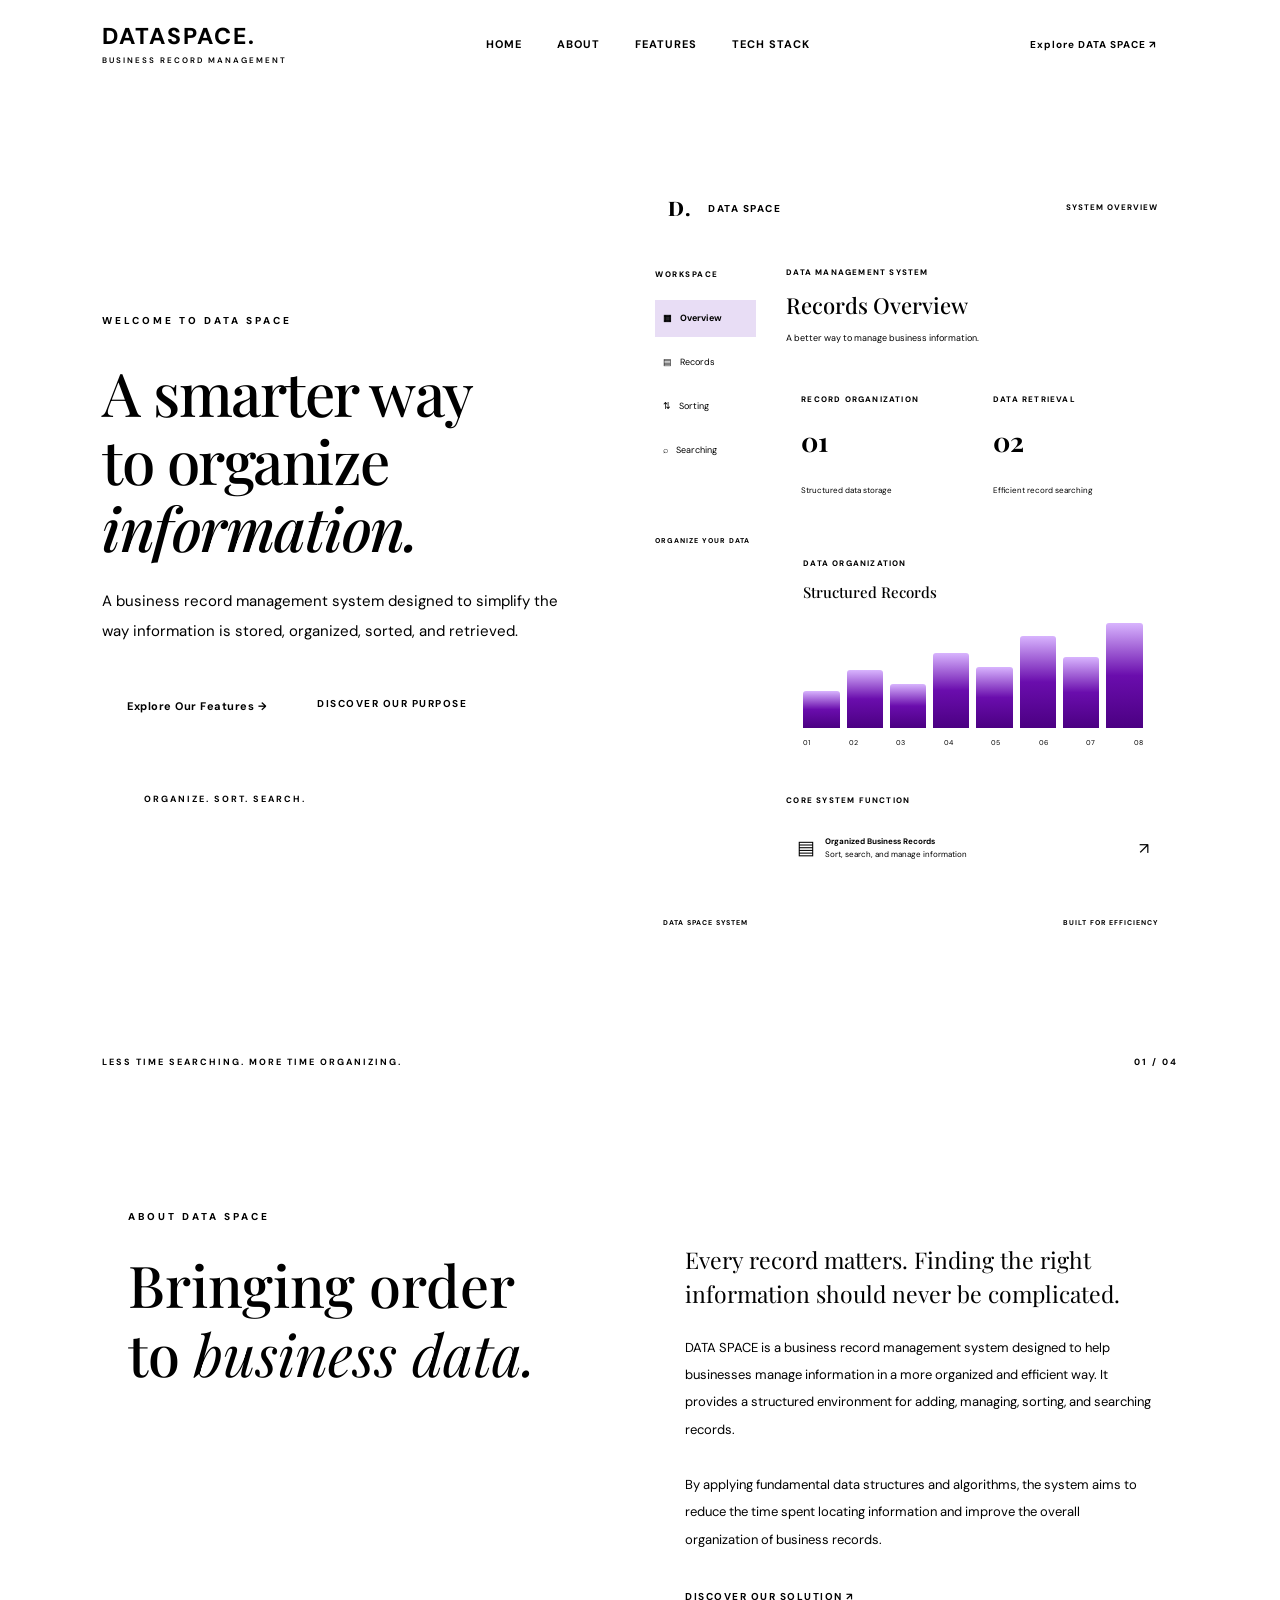
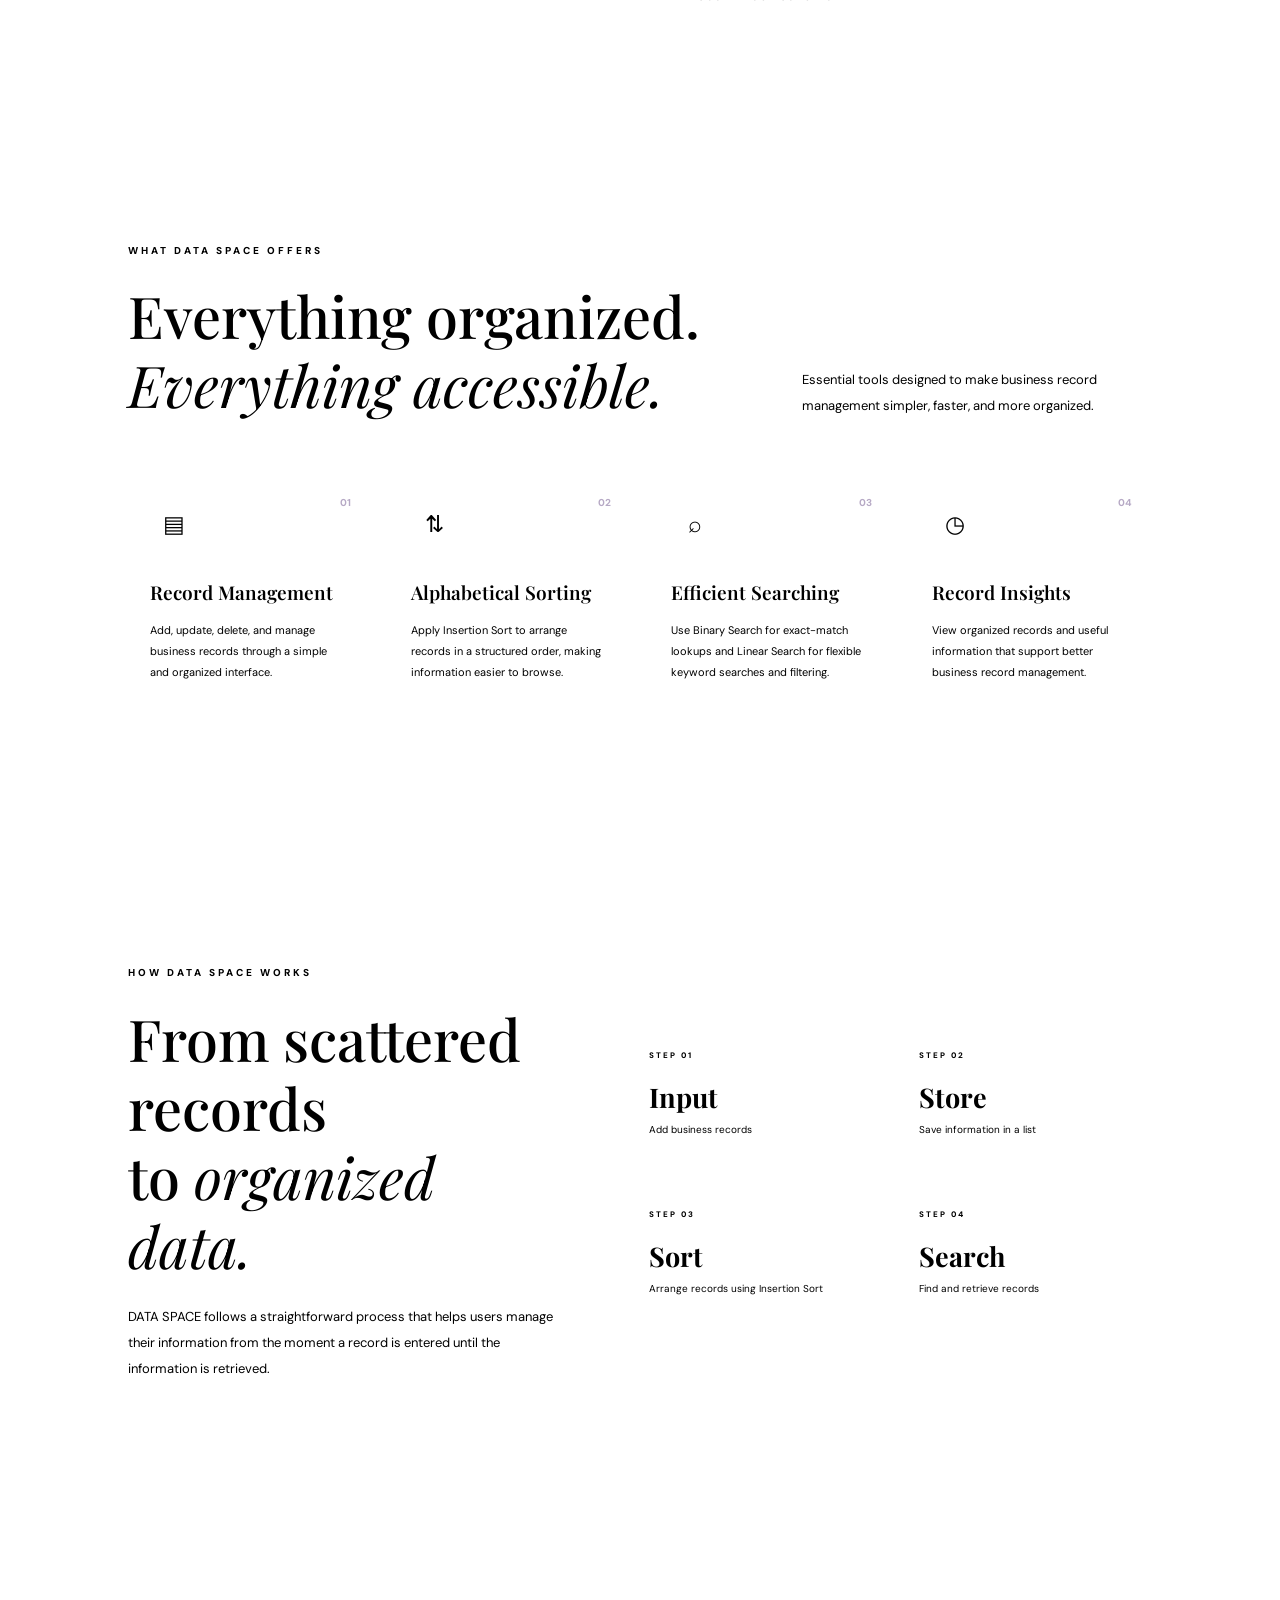
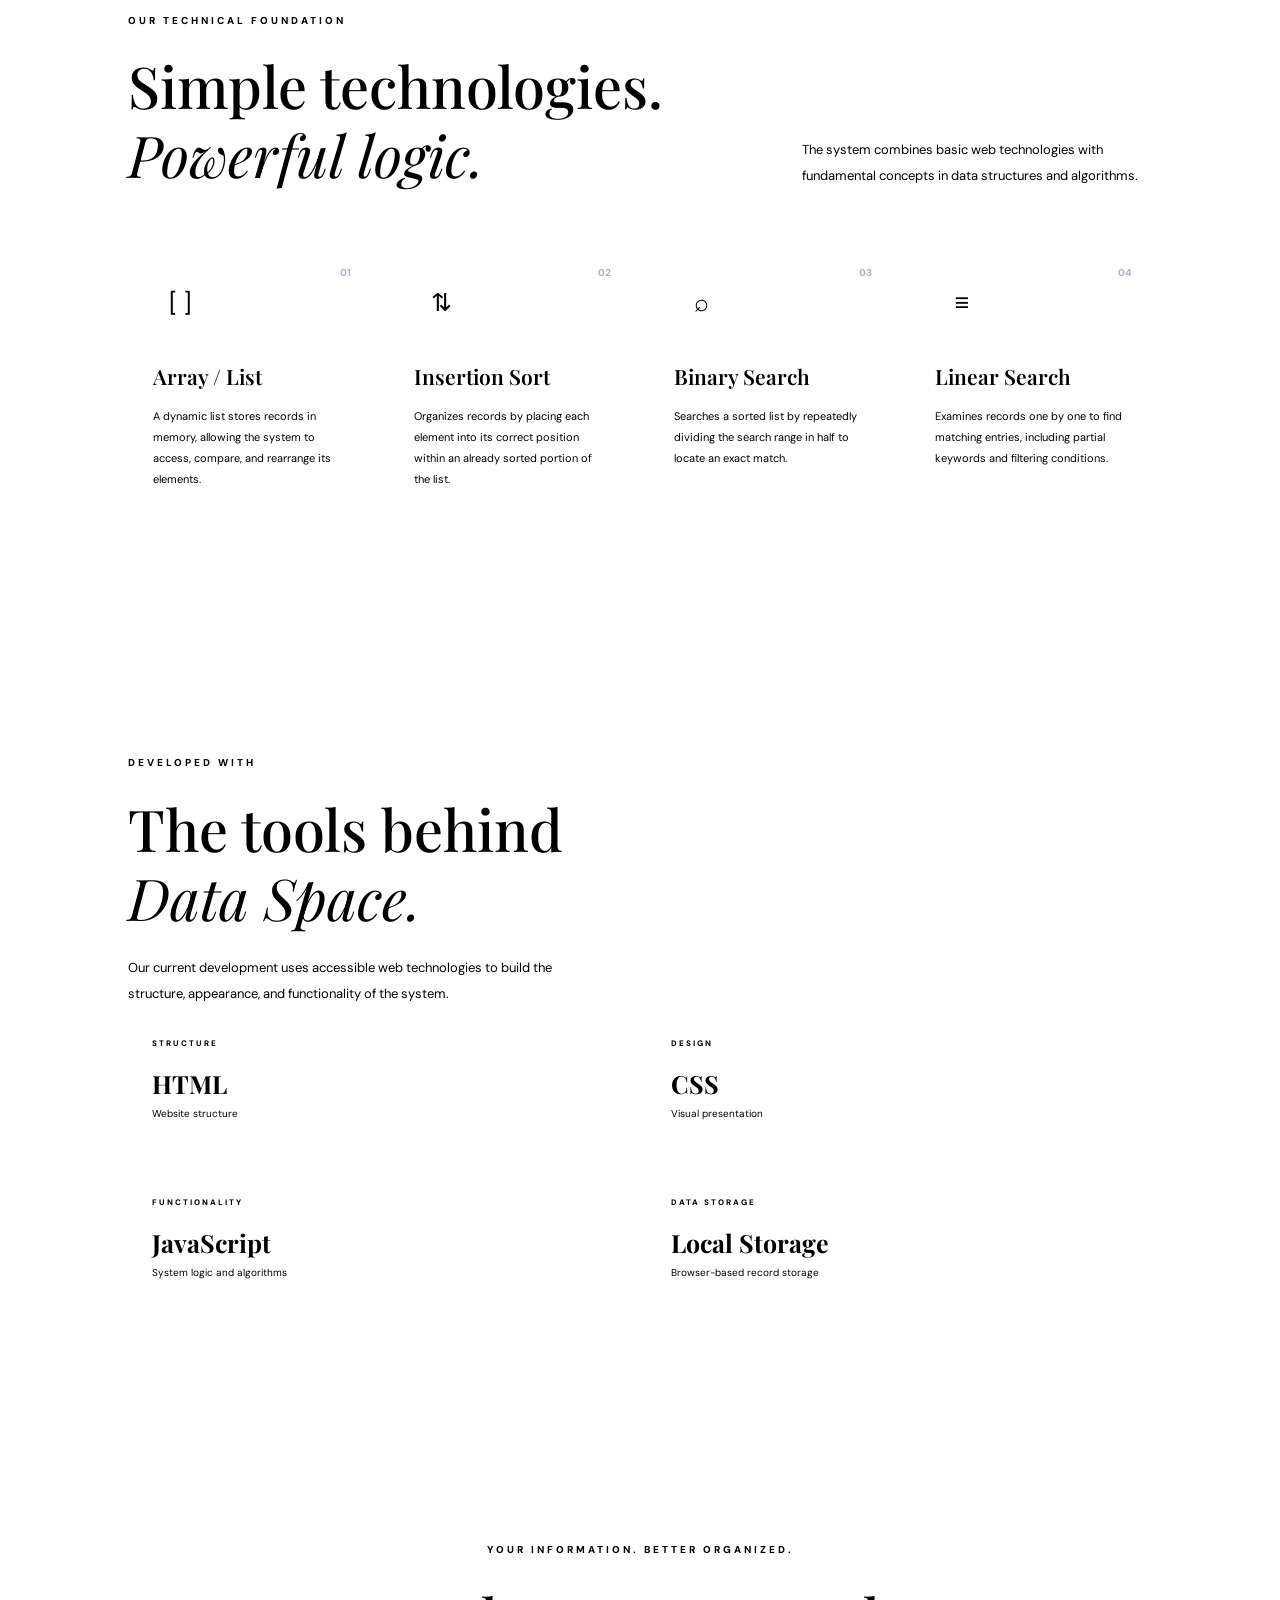
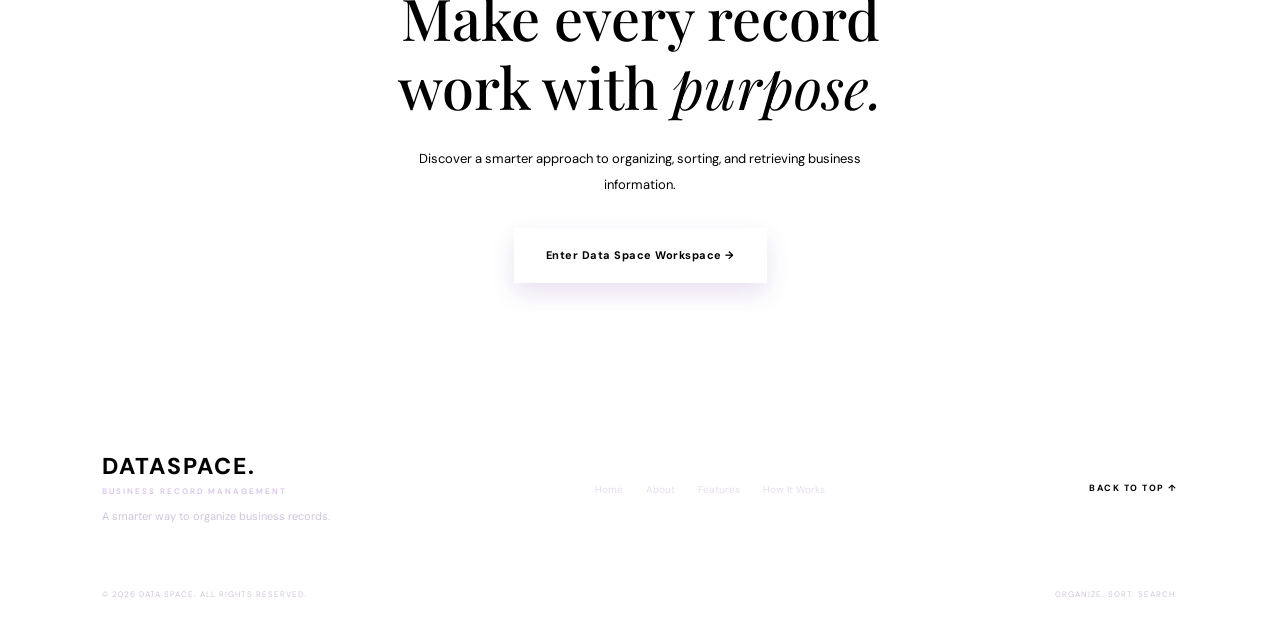
<file: frontend/src/features/landing/index.html>
<!DOCTYPE html>
<html lang="en">
<head>
    <meta charset="UTF-8">
    <meta name="viewport" content="width=device-width, initial-scale=1.0">

    <meta name="description" content="DATA SPACE — A business record management system designed to organize, sort, and retrieve information efficiently.">

    <title>DATA SPACE | Smart Record Management</title>

    <link rel="preconnect" href="https://fonts.googleapis.com">
    <link rel="preconnect" href="https://fonts.gstatic.com" crossorigin>

    <link href="https://fonts.googleapis.com/css2?family=DM+Sans:wght@400;500;600;700;800&family=Playfair+Display:wght@400;500;600;700&display=swap" rel="stylesheet">

    <link rel="stylesheet" href="style.css">
</head>

<body>

<!-- NAVIGATION -->
<header class="navbar">

    <a href="#home" class="logo">
        DATA<span>SPACE.</span>
        <small>BUSINESS RECORD MANAGEMENT</small>
    </a>

    <nav>
        <a href="#home">Home</a>
        <a href="#about">About</a>
        <a href="#features">Features</a>
        <a href="#development">Tech Stack</a>
    </nav>

    <a href="#features" class="nav-button">
        Explore DATA SPACE ↗
    </a>

</header>


<main>

<!-- HERO SECTION -->
<section class="hero" id="home">

    <div class="hero-content">

        <p class="eyebrow">WELCOME TO DATA SPACE</p>

        <h1>
            A smarter way<br>
            to organize<br>
            <span>information.</span>
        </h1>

        <p class="description">
            A business record management system designed
            to simplify the way information is stored,
            organized, sorted, and retrieved.
        </p>

        <div class="hero-actions">

            <a href="#features" class="primary-button">
                Explore Our Features →
            </a>

            <a href="#about" class="secondary-link">
                DISCOVER OUR PURPOSE
            </a>

        </div>

        <div class="hero-caption">
            <span></span>
            ORGANIZE. SORT. SEARCH.
        </div>

    </div>


    <!-- PLATFORM PREVIEW -->
    <div class="hero-visual">

        <div class="preview-topbar">

            <div class="preview-brand">
                <span class="brand-symbol">D.</span>
                <span>DATA SPACE</span>
            </div>

            <span class="preview-status">
                SYSTEM OVERVIEW
            </span>

        </div>


        <div class="preview-content">

            <div class="preview-sidebar">

                <div class="sidebar-heading">WORKSPACE</div>

                <div class="sidebar-item active">
                    <span>▦</span> Overview
                </div>

                <div class="sidebar-item">
                    <span>▤</span> Records
                </div>

                <div class="sidebar-item">
                    <span>⇅</span> Sorting
                </div>

                <div class="sidebar-item">
                    <span>⌕</span> Searching
                </div>

                <div class="sidebar-bottom">
                    ORGANIZE YOUR DATA
                </div>

            </div>


            <div class="preview-main">

                <div class="preview-welcome">

                    <div>
                        <p class="preview-label">
                            DATA MANAGEMENT SYSTEM
                        </p>

                        <h3>Records Overview</h3>

                        <p>
                            A better way to manage business information.
                        </p>
                    </div>

                </div>


                <div class="preview-stats">

                    <div class="stat-card">
                        <span>RECORD ORGANIZATION</span>
                        <strong>01</strong>
                        <small>Structured data storage</small>
                    </div>

                    <div class="stat-card">
                        <span>DATA RETRIEVAL</span>
                        <strong>02</strong>
                        <small>Efficient record searching</small>
                    </div>

                </div>


                <div class="preview-chart">

                    <div class="chart-heading">
                        <div>
                            <span>DATA ORGANIZATION</span>
                            <h4>Structured Records</h4>
                        </div>
                    </div>

                    <div class="chart-bars">
                        <div style="height:35%"></div>
                        <div style="height:55%"></div>
                        <div style="height:42%"></div>
                        <div style="height:72%"></div>
                        <div style="height:58%"></div>
                        <div style="height:88%"></div>
                        <div style="height:68%"></div>
                        <div style="height:100%"></div>
                    </div>

                    <div class="chart-labels">
                        <span>01</span>
                        <span>02</span>
                        <span>03</span>
                        <span>04</span>
                        <span>05</span>
                        <span>06</span>
                        <span>07</span>
                        <span>08</span>
                    </div>

                </div>


                <div class="preview-recent">

                    <span>CORE SYSTEM FUNCTION</span>

                    <div class="recent-row">

                        <span class="recent-icon">▤</span>

                        <div>
                            <strong>Organized Business Records</strong>
                            <small>Sort, search, and manage information</small>
                        </div>

                        <span class="recent-arrow">↗</span>

                    </div>

                </div>

            </div>

        </div>


        <div class="preview-footer">
            <span>DATA SPACE SYSTEM</span>
            <span>BUILT FOR EFFICIENCY</span>
        </div>

    </div>

</section>


<!-- BRAND STATEMENT -->
<section class="brand-statement">

    <p>
        LESS TIME SEARCHING. MORE TIME ORGANIZING.
    </p>

    <span>01 / 04</span>

</section>


<!-- ABOUT SECTION -->
<section class="about section-padding" id="about">

    <div class="about-left">

        <p class="eyebrow">ABOUT DATA SPACE</p>

        <h2>
            Bringing order<br>
            to <em>business data.</em>
        </h2>

    </div>


    <div class="about-right">

        <p class="about-lead">
            Every record matters. Finding the right
            information should never be complicated.
        </p>

        <p>
            DATA SPACE is a business record management
            system designed to help businesses manage
            information in a more organized and efficient
            way. It provides a structured environment for
            adding, managing, sorting, and searching records.
        </p>

        <p>
            By applying fundamental data structures and
            algorithms, the system aims to reduce the time
            spent locating information and improve the
            overall organization of business records.
        </p>

        <a href="#features" class="text-link">
            DISCOVER OUR SOLUTION ↗
        </a>

    </div>

</section>


<!-- FEATURES SECTION -->
<section class="features section-padding" id="features">

    <div class="section-heading">

        <div>

            <p class="eyebrow">WHAT DATA SPACE OFFERS</p>

            <h2>
                Everything organized.<br>
                <em>Everything accessible.</em>
            </h2>

        </div>

        <p>
            Essential tools designed to make
            business record management simpler,
            faster, and more organized.
        </p>

    </div>


    <div class="feature-grid">

        <article class="feature-card">

            <span class="feature-number">01</span>

            <div class="feature-icon">▤</div>

            <h3>Record Management</h3>

            <p>
                Add, update, delete, and manage business
                records through a simple and organized
                interface.
            </p>

        </article>


        <article class="feature-card">

            <span class="feature-number">02</span>

            <div class="feature-icon">⇅</div>

            <h3>Alphabetical Sorting</h3>

            <p>
                Apply Insertion Sort to arrange records
                in a structured order, making information
                easier to browse.
            </p>

        </article>


        <article class="feature-card">

            <span class="feature-number">03</span>

            <div class="feature-icon">⌕</div>

            <h3>Efficient Searching</h3>

            <p>
                Use Binary Search for exact-match
                lookups and Linear Search for flexible
                keyword searches and filtering.
            </p>

        </article>


        <article class="feature-card">

            <span class="feature-number">04</span>

            <div class="feature-icon">◷</div>

            <h3>Record Insights</h3>

            <p>
                View organized records and useful
                information that support better
                business record management.
            </p>

        </article>

    </div>

</section>


<!-- HOW DATA SPACE WORKS -->
<section class="technology workflow section-padding" id="technology">

    <div class="technology-content">

        <p class="eyebrow">HOW DATA SPACE WORKS</p>

        <h2>
            From scattered records<br>
            to <em>organized data.</em>
        </h2>

        <p class="technology-description">
            DATA SPACE follows a straightforward process
            that helps users manage their information
            from the moment a record is entered until
            the information is retrieved.
        </p>

    </div>


    <div class="technology-grid">

        <div class="technology-item">
            <span>STEP 01</span>
            <strong>Input</strong>
            <small>Add business records</small>
        </div>

        <div class="technology-item">
            <span>STEP 02</span>
            <strong>Store</strong>
            <small>Save information in a list</small>
        </div>

        <div class="technology-item">
            <span>STEP 03</span>
            <strong>Sort</strong>
            <small>Arrange records using Insertion Sort</small>
        </div>

        <div class="technology-item">
            <span>STEP 04</span>
            <strong>Search</strong>
            <small>Find and retrieve records</small>
        </div>

    </div>

</section>


<!-- TECHNICAL FOUNDATION -->
<section class="features section-padding" id="technical-foundation">

    <div class="section-heading">

        <div>

            <p class="eyebrow">OUR TECHNICAL FOUNDATION</p>

            <h2>
                Simple technologies.<br>
                <em>Powerful logic.</em>
            </h2>

        </div>

        <p>
            The system combines basic web technologies
            with fundamental concepts in data structures
            and algorithms.
        </p>

    </div>


    <div class="feature-grid">

        <article class="feature-card">

            <span class="feature-number">01</span>

            <div class="feature-icon">[ ]</div>

            <h3>Array / List</h3>

            <p>
                A dynamic list stores records in memory,
                allowing the system to access, compare,
                and rearrange its elements.
            </p>

        </article>


        <article class="feature-card">

            <span class="feature-number">02</span>

            <div class="feature-icon">⇅</div>

            <h3>Insertion Sort</h3>

            <p>
                Organizes records by placing each element
                into its correct position within an
                already sorted portion of the list.
            </p>

        </article>


        <article class="feature-card">

            <span class="feature-number">03</span>

            <div class="feature-icon">⌕</div>

            <h3>Binary Search</h3>

            <p>
                Searches a sorted list by repeatedly
                dividing the search range in half
                to locate an exact match.
            </p>

        </article>


        <article class="feature-card">

            <span class="feature-number">04</span>

            <div class="feature-icon">≡</div>

            <h3>Linear Search</h3>

            <p>
                Examines records one by one to find
                matching entries, including partial
                keywords and filtering conditions.
            </p>

        </article>

    </div>

</section>


<!-- TECHNOLOGY STACK -->
<section class="technology development section-padding" id="development">

    <div class="technology-content">

        <p class="eyebrow">DEVELOPED WITH</p>

        <h2>
            The tools behind<br>
            <em>Data Space.</em>
        </h2>

        <p class="technology-description">
            Our current development uses accessible
            web technologies to build the structure,
            appearance, and functionality of the system.
        </p>

    </div>


    <div class="technology-grid">

        <div class="technology-item">
            <span>STRUCTURE</span>
            <strong>HTML</strong>
            <small>Website structure</small>
        </div>

        <div class="technology-item">
            <span>DESIGN</span>
            <strong>CSS</strong>
            <small>Visual presentation</small>
        </div>

        <div class="technology-item">
            <span>FUNCTIONALITY</span>
            <strong>JavaScript</strong>
            <small>System logic and algorithms</small>
        </div>

        <div class="technology-item">
            <span>DATA STORAGE</span>
            <strong>Local Storage</strong>
            <small>Browser-based record storage</small>
        </div>

    </div>

</section>


<!-- CALL TO ACTION -->
<section class="contact section-padding" id="contact">

    <p class="eyebrow">YOUR INFORMATION. BETTER ORGANIZED.</p>

    <h2>
        Make every record<br>
        work with <em>purpose.</em>
    </h2>

    <p>
        Discover a smarter approach to organizing,
        sorting, and retrieving business information.
    </p>

    <a href="workspace.html" class="primary-button">
        Enter Data Space Workspace →
    </a>

</section>

</main>


<!-- FOOTER -->
<footer>

    <div class="footer-main">

        <div>

            <a href="#home" class="logo">
                DATA<span>SPACE.</span>
                <small>BUSINESS RECORD MANAGEMENT</small>
            </a>

            <p>
                A smarter way to organize business records.
            </p>

        </div>


        <div class="footer-links">

            <a href="#home">Home</a>
            <a href="#about">About</a>
            <a href="#features">Features</a>
            <a href="#technology">How It Works</a>

        </div>


        <a href="#home" class="back-top">
            BACK TO TOP ↑
        </a>

    </div>


    <div class="footer-bottom">

        <span>© 2026 DATA SPACE. ALL RIGHTS RESERVED.</span>

        <span>ORGANIZE. SORT. SEARCH.</span>

    </div>

</footer>

</body>
</html>
</file>
<file: frontend/src/features/landing/style.css>
* {
    margin: 0;
    padding: 0;
    box-sizing: border-box;
}

main.landing {
    max-width: none;
    padding: 0;
}

html {
    scroll-behavior: smooth;
    scroll-padding-top: 100px;
}

body {
    background: var(--white);
    color: var(--text);
    font-family: "DM Sans", sans-serif;
    line-height: 1.7;
    overflow-x: hidden;
}

a {
    color: inherit;
    text-decoration: none;
    transition: 0.3s ease;
}

button,
input {
    font: inherit;
}

button,
a {
    -webkit-tap-highlight-color: transparent;
}

a:focus-visible {
    outline: 3px solid var(--accent-dark);
    outline-offset: 4px;
}

::selection {
    background: var(--accent);
    color: var(--primary);
}

.navbar {
    min-height: 88px;
    padding: 15px 8%;

    display: flex;
    align-items: center;
    justify-content: space-between;
    gap: 25px;

    background: rgba(255, 255, 255, 0.96);
    border-bottom: 1px solid var(--border);

    position: sticky;
    top: 0;
    z-index: 100;

    backdrop-filter: blur(12px);
}

.logo {
    color: var(--primary);
    font-size: 23px;
    font-weight: 800;
    letter-spacing: 2px;
    line-height: 1.2;
    white-space: nowrap;
}

.logo span {
    color: var(--accent-dark);
}

.logo small {
    display: block;
    margin-top: 5px;

    color: var(--muted);
    font-size: 8px;
    font-weight: 600;
    letter-spacing: 2px;
}

.navbar nav {
    display: flex;
    align-items: center;
    gap: 35px;
}

.navbar nav a {
    position: relative;

    color: var(--muted);
    font-size: 11px;
    font-weight: 700;
    text-transform: uppercase;
    letter-spacing: 1px;
}

.navbar nav a::after {
    content: "";
    position: absolute;
    left: 0;
    bottom: -8px;

    width: 0;
    height: 2px;

    background: var(--accent-dark);
    transition: width 0.3s ease;
}

.navbar nav a:hover {
    color: var(--accent-dark);
}

.navbar nav a:hover::after {
    width: 100%;
}

.nav-button {
    padding: 12px 21px;

    background: var(--primary);
    border: 1px solid var(--primary);

    color: var(--white);
    font-size: 10px;
    font-weight: 700;
    letter-spacing: 1px;
    white-space: nowrap;
}

.nav-button:hover {
    background: var(--secondary);
    transform: translateY(-2px);
}

.auth-slot {
    display: flex;
    align-items: center;
    gap: 18px;
}

.auth-email {
    max-width: 170px;
    overflow: hidden;

    color: var(--muted);
    font-size: 11px;
    font-weight: 600;
    letter-spacing: 0.5px;
    text-overflow: ellipsis;
    white-space: nowrap;
}

.auth-signout {
    padding: 0 0 6px;

    background: none;
    border: 0;
    border-bottom: 1px solid var(--accent-dark);

    color: var(--primary);
    font-size: 10px;
    font-weight: 700;
    letter-spacing: 1.5px;
    white-space: nowrap;

    cursor: pointer;
}

.auth-signout:hover {
    color: var(--accent-dark);
}

section {
    scroll-margin-top: 100px;
}

.section-padding {
    padding: 115px 10%;
}

.eyebrow {
    color: var(--accent-dark);
    font-size: 10px;
    font-weight: 800;
    letter-spacing: 3px;
}

h1,
h2,
h3,
h4 {
    color: var(--primary);
}

h2 {
    font-family: "Playfair Display", serif;
    font-weight: 500;
    font-size: clamp(38px, 4.5vw, 58px);
    line-height: 1.2;
}

h2 em {
    color: var(--accent-dark);
    font-weight: 400;
}

.primary-button {
    display: inline-block;
    padding: 16px 25px;

    background: var(--primary);
    border: 1px solid var(--primary);

    color: var(--white);
    font-size: 11px;
    font-weight: 700;
    letter-spacing: 0.5px;

    transition: 0.3s ease;
}

.primary-button:hover {
    background: var(--secondary);
    transform: translateY(-3px);
    box-shadow: 0 10px 25px rgba(75, 0, 130, 0.15);
}

.secondary-link,
.text-link {
    display: inline-block;
    padding-bottom: 7px;

    color: var(--primary);
    border-bottom: 1px solid var(--accent-dark);

    font-size: 10px;
    font-weight: 700;
    letter-spacing: 1.5px;
}

.secondary-link:hover,
.text-link:hover {
    color: var(--accent-dark);
}

.hero {
    min-height: 680px;
    padding: 85px 8%;

    display: grid;
    grid-template-columns: 1fr 1.1fr;
    align-items: center;
    gap: 55px;

    background: radial-gradient(ellipse at 85% 45%, rgba(106, 13, 173, 0.15), transparent 55%), var(--background);

    overflow: hidden;
}

.hero-content {
    min-width: 0;
}

.hero h1 {
    margin: 30px 0 25px;

    font-family: "Playfair Display", serif;
    font-size: clamp(46px, 4.7vw, 68px);
    font-weight: 500;
    line-height: 1.12;
    letter-spacing: -1.5px;
}

.hero h1 span {
    color: var(--accent-dark);
    font-style: italic;
}

.description {
    max-width: 470px;

    color: var(--muted);
    font-size: 15px;
    line-height: 2;
}

.hero-actions {
    display: flex;
    align-items: center;
    flex-wrap: wrap;
    gap: 25px;

    margin-top: 35px;
}

.hero-caption {
    display: flex;
    align-items: center;
    gap: 12px;

    margin-top: 60px;

    color: var(--muted);
    font-size: 9px;
    font-weight: 700;
    letter-spacing: 2px;
}

.hero-caption span {
    width: 30px;
    height: 2px;
    background: var(--accent-dark);
}

.hero-visual {
    min-width: 0;
    overflow: hidden;

    background: var(--white);
    border: 1px solid var(--border);
    border-radius: 10px;

    box-shadow: var(--shadow);

    transition:
        transform 0.4s ease,
        box-shadow 0.4s ease;
}

.hero-visual:hover {
    transform: translateY(-5px);
    box-shadow: 0 28px 65px rgba(75, 0, 130, 0.16);
}

.preview-topbar,
.preview-footer {
    padding: 18px 20px;

    display: flex;
    align-items: center;
    justify-content: space-between;
    gap: 10px;

    border-bottom: 1px solid var(--border);
}

.preview-brand {
    display: flex;
    align-items: center;
    gap: 11px;

    color: var(--primary);
    font-size: 10px;
    font-weight: 800;
    letter-spacing: 1.5px;
}

.brand-symbol {
    width: 34px;
    height: 34px;

    display: grid;
    place-items: center;

    background: var(--primary);
    color: var(--white);

    font-family: "Playfair Display", serif;
    font-size: 20px;
}

.preview-status {
    color: var(--accent-dark);
    font-size: 8px;
    font-weight: 700;
    letter-spacing: 1px;
}

.preview-content {
    display: grid;
    grid-template-columns: 125px minmax(0, 1fr);
}

.preview-sidebar {
    padding: 25px 12px;

    background: var(--background);
    border-right: 1px solid var(--border);
}

.sidebar-heading {
    margin-bottom: 18px;

    color: var(--muted);
    font-size: 8px;
    font-weight: 800;
    letter-spacing: 1.5px;
}

.sidebar-item {
    padding: 11px 8px;
    margin-bottom: 7px;

    color: var(--muted);
    font-size: 9px;
}

.sidebar-item span {
    margin-right: 6px;
    color: var(--accent-dark);
}

.sidebar-item.active {
    background: #e8ddf5;
    color: var(--primary);
    font-weight: 700;
}

.sidebar-bottom {
    margin-top: 65px;

    color: var(--accent-dark);
    font-size: 7px;
    font-weight: 800;
    letter-spacing: 1px;
}

.preview-main {
    min-width: 0;
    padding: 23px 18px;
}

.preview-label,
.stat-card > span,
.chart-heading > div > span,
.preview-recent > span {
    color: var(--accent-dark);
    font-size: 8px;
    font-weight: 800;
    letter-spacing: 1.2px;
}

.preview-welcome h3 {
    margin: 7px 0;

    font-family: "Playfair Display", serif;
    font-size: 22px;
    font-weight: 500;
}

.preview-welcome p:last-child {
    color: var(--muted);
    font-size: 9px;
}

.preview-stats {
    display: grid;
    grid-template-columns: repeat(2, minmax(0, 1fr));
    gap: 10px;

    margin-top: 22px;
}

.stat-card {
    min-width: 0;
    padding: 15px;

    background: var(--background);
    border: 1px solid var(--border);

    transition: background 0.3s ease;
}

.stat-card:hover {
    background: var(--surface);
}

.stat-card strong {
    display: block;
    margin: 9px 0;

    color: var(--primary);
    font-family: "Playfair Display", serif;
    font-size: 27px;
}

.stat-card small {
    color: var(--muted);
    font-size: 8px;
}

.preview-chart {
    margin-top: 13px;
    padding: 17px;

    background: var(--background);
    border: 1px solid var(--border);
}

.chart-heading h4 {
    margin-top: 6px;

    font-family: "Playfair Display", serif;
    font-size: 15px;
    font-weight: 500;
}

.chart-bars {
    height: 105px;
    margin-top: 18px;

    display: flex;
    align-items: end;
    gap: 7px;

    border-bottom: 1px solid var(--border);
}

.chart-bars div {
    flex: 1;

    background: linear-gradient(to top, #4b0082, #6a0dad, #d8b4fe);

    border-radius: 3px 3px 0 0;
}

.chart-labels {
    display: flex;
    justify-content: space-between;
    margin-top: 9px;

    color: var(--muted);
    font-size: 7px;
}

.preview-recent {
    margin-top: 18px;
}

.recent-row {
    display: flex;
    align-items: center;
    gap: 10px;

    margin-top: 10px;
    padding: 11px;

    background: var(--background);
    border: 1px solid var(--border);
}

.recent-icon {
    color: var(--accent-dark);
    font-size: 19px;
}

.recent-row strong,
.recent-row small {
    display: block;
    font-size: 8px;
}

.recent-row strong {
    color: var(--primary);
}

.recent-row small {
    color: var(--muted);
}

.recent-arrow {
    margin-left: auto;
    color: var(--accent-dark);
}

.preview-footer {
    border-top: 1px solid var(--border);
    border-bottom: none;

    color: var(--muted);
    font-size: 7px;
    font-weight: 700;
    letter-spacing: 1px;
}

.brand-statement {
    padding: 23px 8%;

    display: flex;
    align-items: center;
    justify-content: space-between;
    gap: 20px;

    background: var(--primary);
    color: var(--white);

    font-size: 9px;
    font-weight: 700;
    letter-spacing: 2px;
}

.about {
    display: grid;
    grid-template-columns: 1fr 1fr;
    gap: 90px;

    background: var(--white);
}

.about h2 {
    margin-top: 25px;
}

.about-right {
    padding-top: 35px;
}

.about-lead {
    margin-bottom: 22px;

    color: var(--primary);
    font-family: "Playfair Display", serif;
    font-size: 23px;
    line-height: 1.5;
}

.about-right > p:not(.about-lead) {
    margin-bottom: 28px;

    color: var(--muted);
    font-size: 13px;
    line-height: 2.1;
}

.features {
    background: var(--background);
}

.section-heading {
    display: flex;
    align-items: end;
    justify-content: space-between;
    gap: 40px;

    margin-bottom: 55px;
}

.section-heading h2 {
    margin-top: 22px;
}

.section-heading > p {
    max-width: 350px;

    color: var(--muted);
    font-size: 13px;
    line-height: 2;
}

.feature-grid {
    display: grid;
    grid-template-columns: repeat(4, minmax(0, 1fr));
    gap: 18px;
}

.feature-card {
    position: relative;
    min-width: 0;
    min-height: 260px;
    padding: 27px 22px;

    background: var(--white);
    border: 1px solid var(--border);

    overflow: hidden;
    transition: 0.3s ease;
}

.feature-card::before {
    content: "";
    position: absolute;
    top: 0;
    left: 0;

    width: 0;
    height: 3px;

    background: var(--accent-dark);
    transition: width 0.35s ease;
}

.feature-card:hover {
    transform: translateY(-7px);
    border-color: var(--accent-dark);
    box-shadow: var(--shadow);
}

.feature-card:hover::before {
    width: 100%;
}

.feature-number {
    position: absolute;
    top: 20px;
    right: 20px;

    color: #b6a9c5;
    font-size: 10px;
    font-weight: 700;
}

.feature-icon {
    width: 47px;
    height: 47px;
    margin-bottom: 28px;

    display: grid;
    place-items: center;

    background: var(--surface);
    color: var(--secondary);

    font-size: 23px;
    transition: 0.3s ease;
}

.feature-card:hover .feature-icon {
    background: var(--accent-dark);
    color: var(--white);
    transform: translateY(-3px);
}

.feature-card h3 {
    margin-bottom: 12px;

    font-family: "Playfair Display", serif;
    font-size: 19px;
    font-weight: 600;
}

.feature-card p {
    color: var(--muted);
    font-size: 11px;
    line-height: 1.9;
}

#technical-foundation {
    background: var(--surface);
}

#technical-foundation .feature-card {
    min-height: 280px;
    padding: 32px 25px;
}

#technical-foundation .feature-icon {
    width: 55px;
    height: 55px;
    font-size: 25px;
}

#technical-foundation .feature-card h3 {
    font-size: 21px;
}

.workflow {
    display: grid;
    grid-template-columns: 0.9fr 1.1fr;
    align-items: center;
    gap: 65px;

    background: var(--white);
}

.technology-content h2 {
    margin-top: 23px;
}

.technology-description {
    max-width: 450px;
    margin-top: 23px;

    color: var(--muted);
    font-size: 13px;
    line-height: 2;
}

.technology-grid {
    display: grid;
    grid-template-columns: repeat(2, minmax(0, 1fr));
    gap: 14px;
}

.technology-item {
    min-width: 0;
    min-height: 145px;
    padding: 24px;

    display: flex;
    flex-direction: column;
    justify-content: center;

    background: var(--background);
    border: 1px solid var(--border);

    transition: 0.3s ease;
}

.technology-item > span {
    margin-bottom: 12px;

    color: var(--accent-dark);
    font-size: 8px;
    font-weight: 800;
    letter-spacing: 2px;
}

.technology-item strong {
    color: var(--primary);
    font-family: "Playfair Display", serif;
    font-size: 25px;
}

.technology-item small {
    color: var(--muted);
    font-size: 10px;
}

.technology-item:hover {
    transform: translateY(-5px);
    border-color: var(--accent-dark);
    box-shadow: var(--shadow);
}

.workflow .technology-item {
    background: var(--white);
    border-left: 3px solid var(--accent-dark);
}

.workflow .technology-item strong {
    font-size: 27px;
}

.contact {
    position: relative;
    overflow: hidden;

    text-align: center;
    background: var(--surface);
}

.contact h2 {
    margin: 25px 0;
}

.contact > p:not(.eyebrow) {
    max-width: 500px;
    margin: 0 auto 30px;

    color: var(--muted);
    font-size: 13px;
    line-height: 2;
}

.contact .primary-button {
    padding: 18px 32px;
    box-shadow: 0 10px 25px rgba(75, 0, 130, 0.12);
}

footer {
    padding: 55px 8% 25px;

    background: var(--primary);
    color: var(--white);
}

.footer-main {
    display: flex;
    align-items: center;
    justify-content: space-between;
    gap: 30px;
}

footer .logo {
    color: var(--white);
}

footer .logo span {
    color: var(--accent);
}

footer .logo small {
    color: #d8c5eb;
}

.footer-main p {
    margin-top: 10px;

    color: #d0c5dc;
    font-size: 11px;
}

.footer-links {
    display: flex;
    flex-wrap: wrap;
    gap: 23px;
}

.footer-links a {
    color: #e6ddf0;
    font-size: 10px;
}

.footer-links a:hover {
    color: var(--accent);
    transform: translateY(-3px);
}

.back-top {
    color: var(--accent);
    font-size: 9px;
    font-weight: 700;
    letter-spacing: 1.5px;
}

.back-top:hover {
    color: var(--white);
}

.footer-bottom {
    margin-top: 40px;
    padding-top: 22px;

    display: flex;
    justify-content: space-between;
    gap: 15px;

    border-top: 1px solid rgba(255, 255, 255, 0.16);

    color: #d0c5dc;
    font-size: 8px;
    letter-spacing: 1px;
}

@media (max-width: 1100px) {
    .hero {
        grid-template-columns: 1fr;
        gap: 55px;
    }

    .hero-content {
        max-width: 650px;
    }

    .hero-visual {
        width: 100%;
        max-width: 800px;
    }

    .feature-grid {
        grid-template-columns: repeat(2, minmax(0, 1fr));
    }

    .workflow {
        grid-template-columns: 1fr;
        gap: 40px;
    }
}

@media (max-width: 750px) {
    .navbar {
        padding: 15px 5%;
        flex-wrap: wrap;
    }

    .navbar nav {
        width: 100%;

        display: flex;
        justify-content: center;
        flex-wrap: wrap;
        gap: 20px;

        order: 3;
    }

    .navbar nav a {
        font-size: 9px;
    }

    .nav-button {
        padding: 10px 13px;
        font-size: 8px;
    }

    .auth-slot {
        gap: 12px;
    }

    .hero {
        min-height: auto;
        padding: 70px 6%;
    }

    .hero h1 {
        font-size: clamp(43px, 9vw, 58px);
    }

    .hero-actions {
        gap: 20px;
    }

    .section-padding {
        padding: 85px 7%;
    }

    .about {
        grid-template-columns: 1fr;
        gap: 25px;
    }

    .about-right {
        padding-top: 0;
    }

    .section-heading {
        align-items: flex-start;
        flex-direction: column;
    }

    .footer-main {
        align-items: flex-start;
        flex-direction: column;
    }

    .footer-bottom {
        flex-direction: column;
    }
}

@media (max-width: 500px) {
    .logo {
        font-size: 19px;
    }

    .navbar {
        gap: 12px;
    }

    .navbar nav {
        gap: 13px;
    }

    .navbar nav a {
        font-size: 8px;
    }

    .auth-email {
        max-width: 96px;
        font-size: 9px;
    }

    .hero {
        padding: 60px 6%;
    }

    .hero h1 {
        font-size: 43px;
        letter-spacing: -1px;
    }

    .hero-caption {
        font-size: 7px;
        letter-spacing: 1px;
    }

    .hero-actions {
        align-items: flex-start;
        flex-direction: column;
    }

    .preview-content {
        grid-template-columns: 1fr;
    }

    .preview-sidebar {
        display: none;
    }

    .preview-main {
        padding: 18px 12px;
    }

    .preview-topbar,
    .preview-footer {
        padding: 13px;
    }

    .preview-status {
        font-size: 7px;
    }

    .preview-stats {
        gap: 7px;
    }

    .stat-card {
        padding: 11px;
    }

    .stat-card strong {
        font-size: 22px;
    }

    .brand-statement {
        padding: 20px 6%;
        font-size: 7px;
        letter-spacing: 1px;
    }

    .feature-grid {
        grid-template-columns: 1fr;
    }

    .feature-card {
        min-height: 220px;
    }

    #technical-foundation .feature-card {
        min-height: 230px;
    }

    .technology-grid {
        grid-template-columns: 1fr 1fr;
    }

    .technology-item {
        min-height: 130px;
        padding: 16px;
    }

    .technology-item strong {
        font-size: 20px;
    }

    .workflow .technology-item strong {
        font-size: 23px;
    }

    .contact .primary-button {
        width: 100%;
        text-align: center;
        padding: 15px;
    }

    .footer-links {
        gap: 15px;
    }
}

@media (prefers-reduced-motion: reduce) {
    html {
        scroll-behavior: auto;
    }
}
</file>
